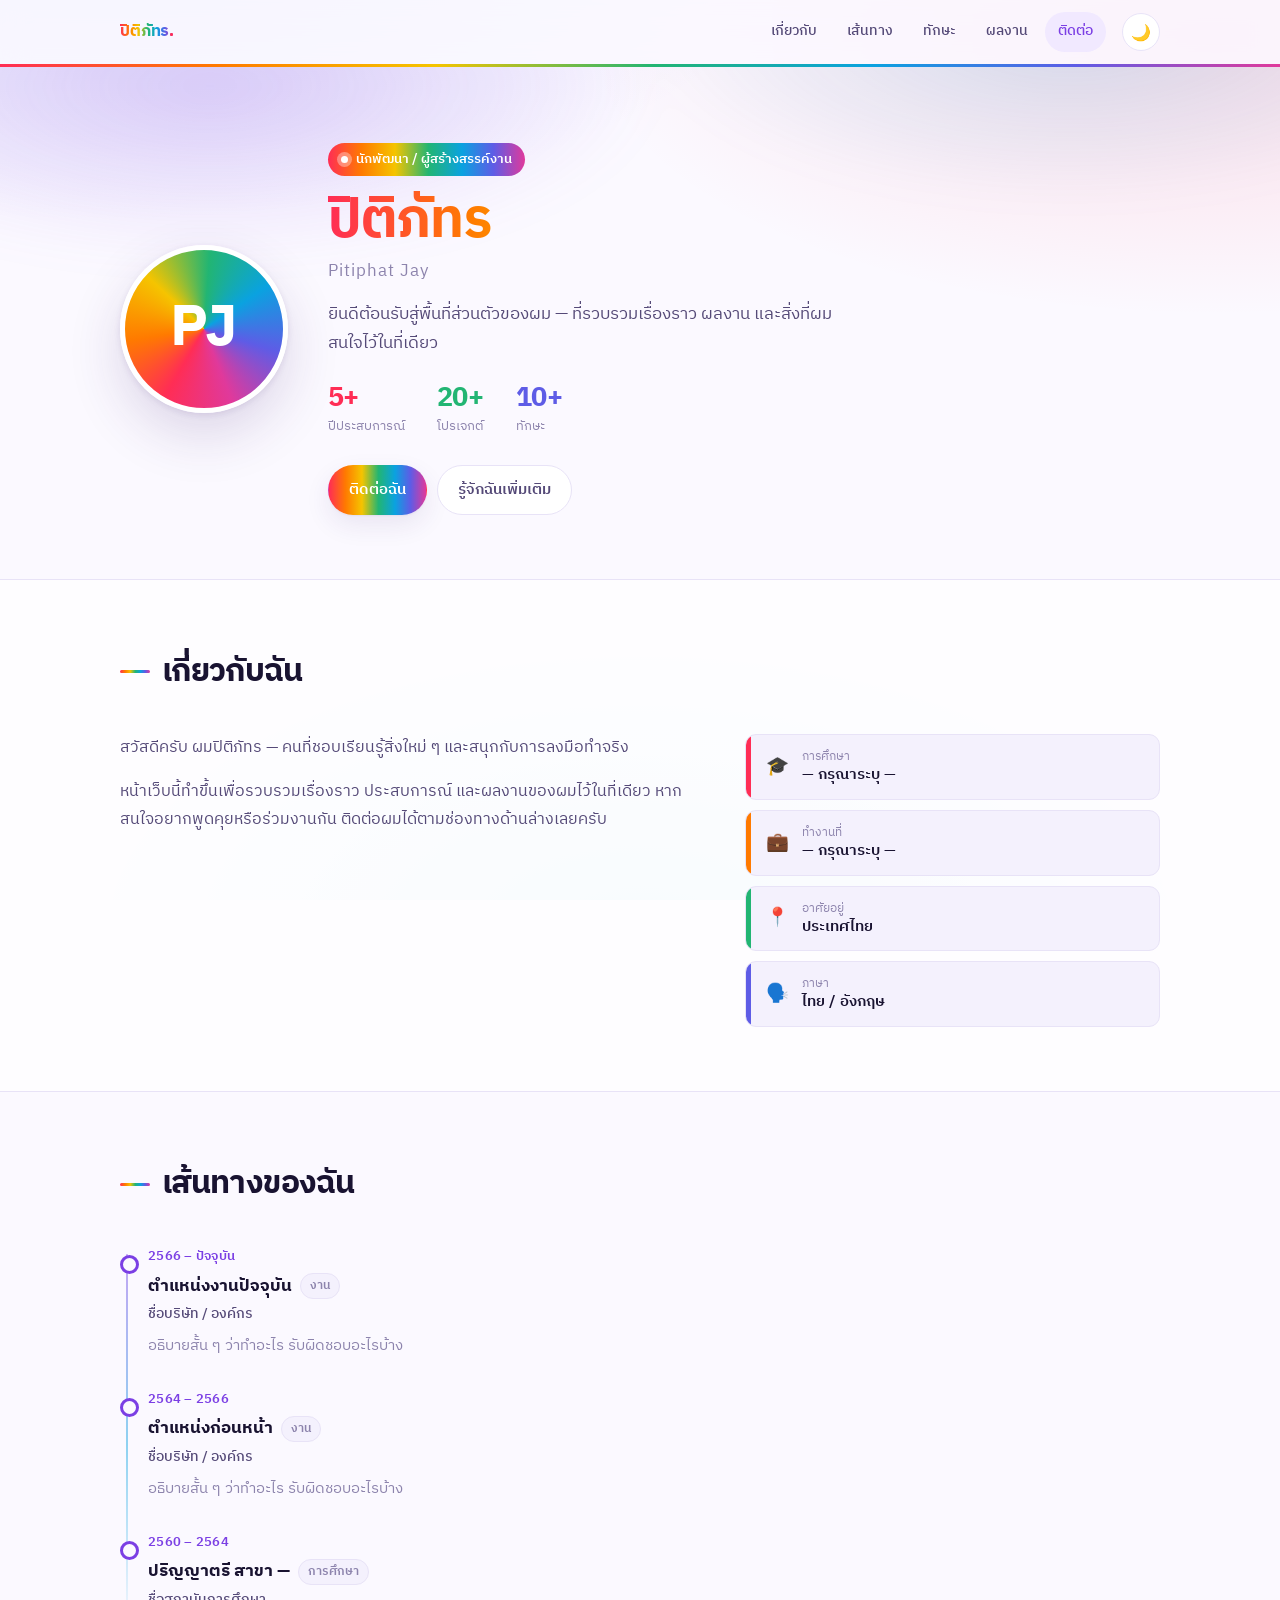
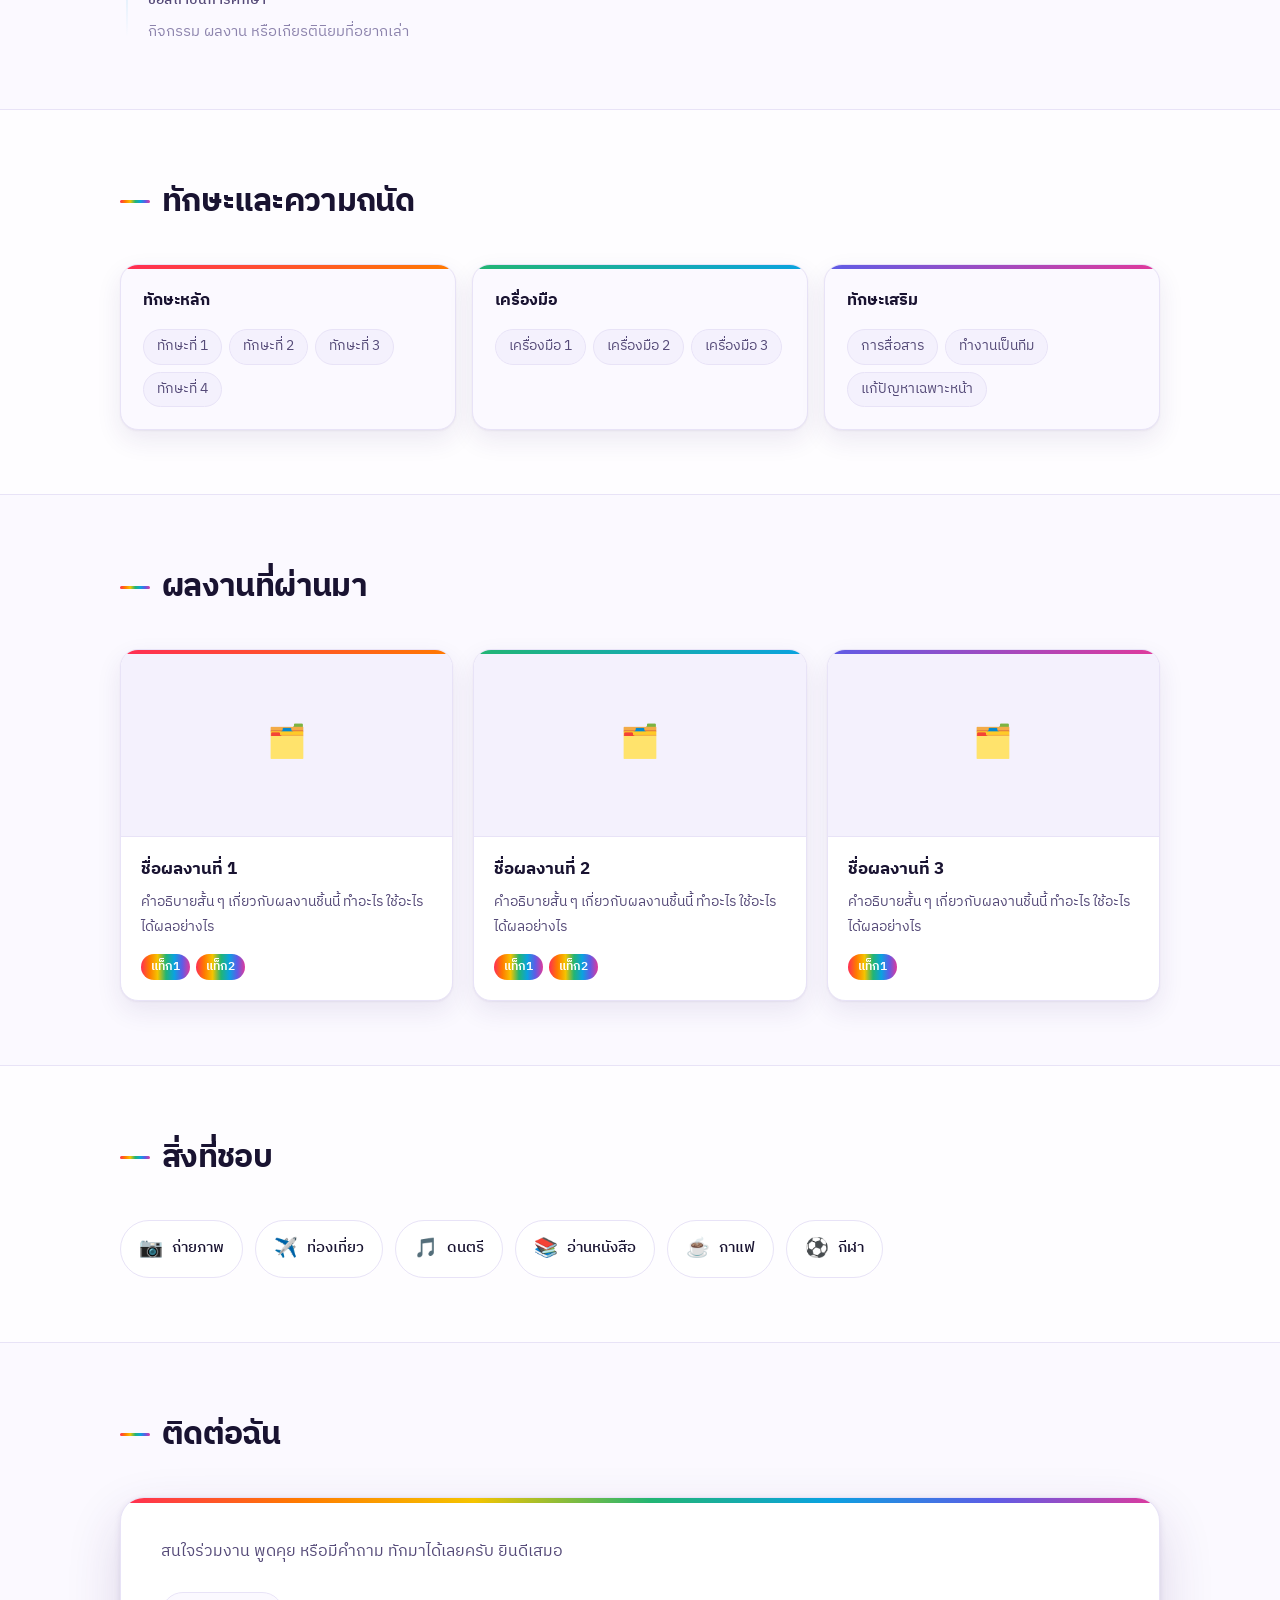
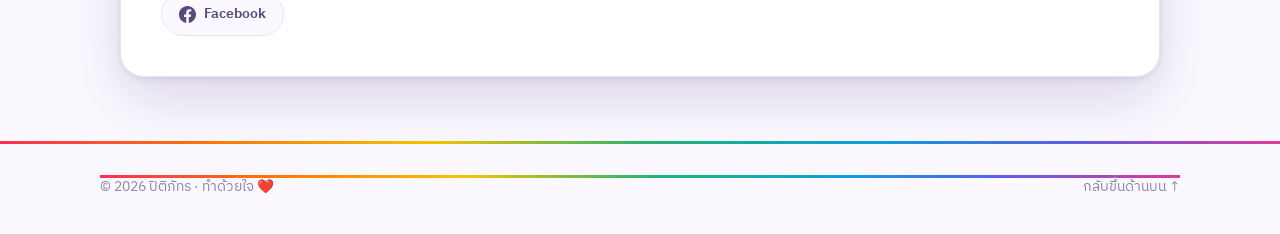
<file: index.html>
<!DOCTYPE html>
<html lang="th" data-theme="light">
<head>
<meta charset="utf-8">
<meta name="viewport" content="width=device-width, initial-scale=1">
<title>เว็บส่วนตัว</title>
<meta name="description" content="เว็บไซต์ส่วนตัว — เรื่องราว ประสบการณ์ และผลงาน">
<link rel="icon" href="data:image/svg+xml,<svg xmlns='http://www.w3.org/2000/svg' viewBox='0 0 100 100'><text y='.9em' font-size='90'>👤</text></svg>">
<link rel="preconnect" href="https://fonts.googleapis.com">
<link rel="preconnect" href="https://fonts.gstatic.com" crossorigin>
<link href="https://fonts.googleapis.com/css2?family=IBM+Plex+Sans+Thai:wght@400;500;600;700&display=swap" rel="stylesheet">
<link rel="stylesheet" href="assets/css/style.css">
</head>
<body>

<header class="nav" id="nav">
  <div class="wrap nav__inner">
    <a class="nav__brand" id="brand" href="#top">—</a>
    <button class="icon-btn nav__toggle" id="menuBtn" aria-label="เมนู">☰</button>
    <nav class="nav__links" id="navLinks">
      <a href="#about">เกี่ยวกับ</a>
      <a href="#journey">เส้นทาง</a>
      <a href="#skills">ทักษะ</a>
      <a href="#works">ผลงาน</a>
      <a href="#contact">ติดต่อ</a>
    </nav>
    <button class="icon-btn nav__theme" id="themeBtn" aria-label="สลับโหมดสว่าง/มืด">🌙</button>
  </div>
</header>

<main id="top">

  <section class="hero">
    <div class="hero__bg" id="heroBg"></div>
    <div class="wrap hero__inner">
      <div class="avatar" id="avatar"></div>
      <div id="heroText"></div>
    </div>
  </section>

  <section class="section section--alt" id="about">
    <div class="wrap">
      <div class="section__head"><h2 class="section__title" id="aboutTitle"></h2></div>
      <div class="about">
        <div id="aboutText" class="reveal"></div>
        <div class="facts reveal" id="aboutFacts"></div>
      </div>
    </div>
  </section>

  <section class="section" id="journey" data-list="timeline">
    <div class="wrap">
      <div class="section__head"><h2 class="section__title" id="timelineTitle"></h2></div>
      <div class="timeline" id="timeline"></div>
    </div>
  </section>

  <section class="section section--alt" id="skills" data-list="skillsGrid">
    <div class="wrap">
      <div class="section__head"><h2 class="section__title" id="skillsTitle"></h2></div>
      <div class="skill-grid" id="skillsGrid"></div>
    </div>
  </section>

  <section class="section" id="works" data-list="worksGrid">
    <div class="wrap">
      <div class="section__head"><h2 class="section__title" id="worksTitle"></h2></div>
      <div class="work-grid" id="worksGrid"></div>
    </div>
  </section>

  <section class="section section--alt" id="interests" data-list="interestsGrid">
    <div class="wrap">
      <div class="section__head"><h2 class="section__title" id="interestsTitle"></h2></div>
      <div class="interest-grid" id="interestsGrid"></div>
    </div>
  </section>

  <section class="section" id="contact">
    <div class="wrap">
      <div class="section__head"><h2 class="section__title" id="contactTitle"></h2></div>
      <div class="contact-card reveal" id="contactBody"></div>
    </div>
  </section>

</main>

<footer class="footer">
  <div class="wrap footer" style="padding:0;border:0">
    <div id="footerLeft"></div>
    <a class="to-top" href="#top">กลับขึ้นด้านบน ↑</a>
  </div>
</footer>

<script src="assets/js/data.js"></script>
<script src="assets/js/main.js"></script>
</body>
</html>
</file>
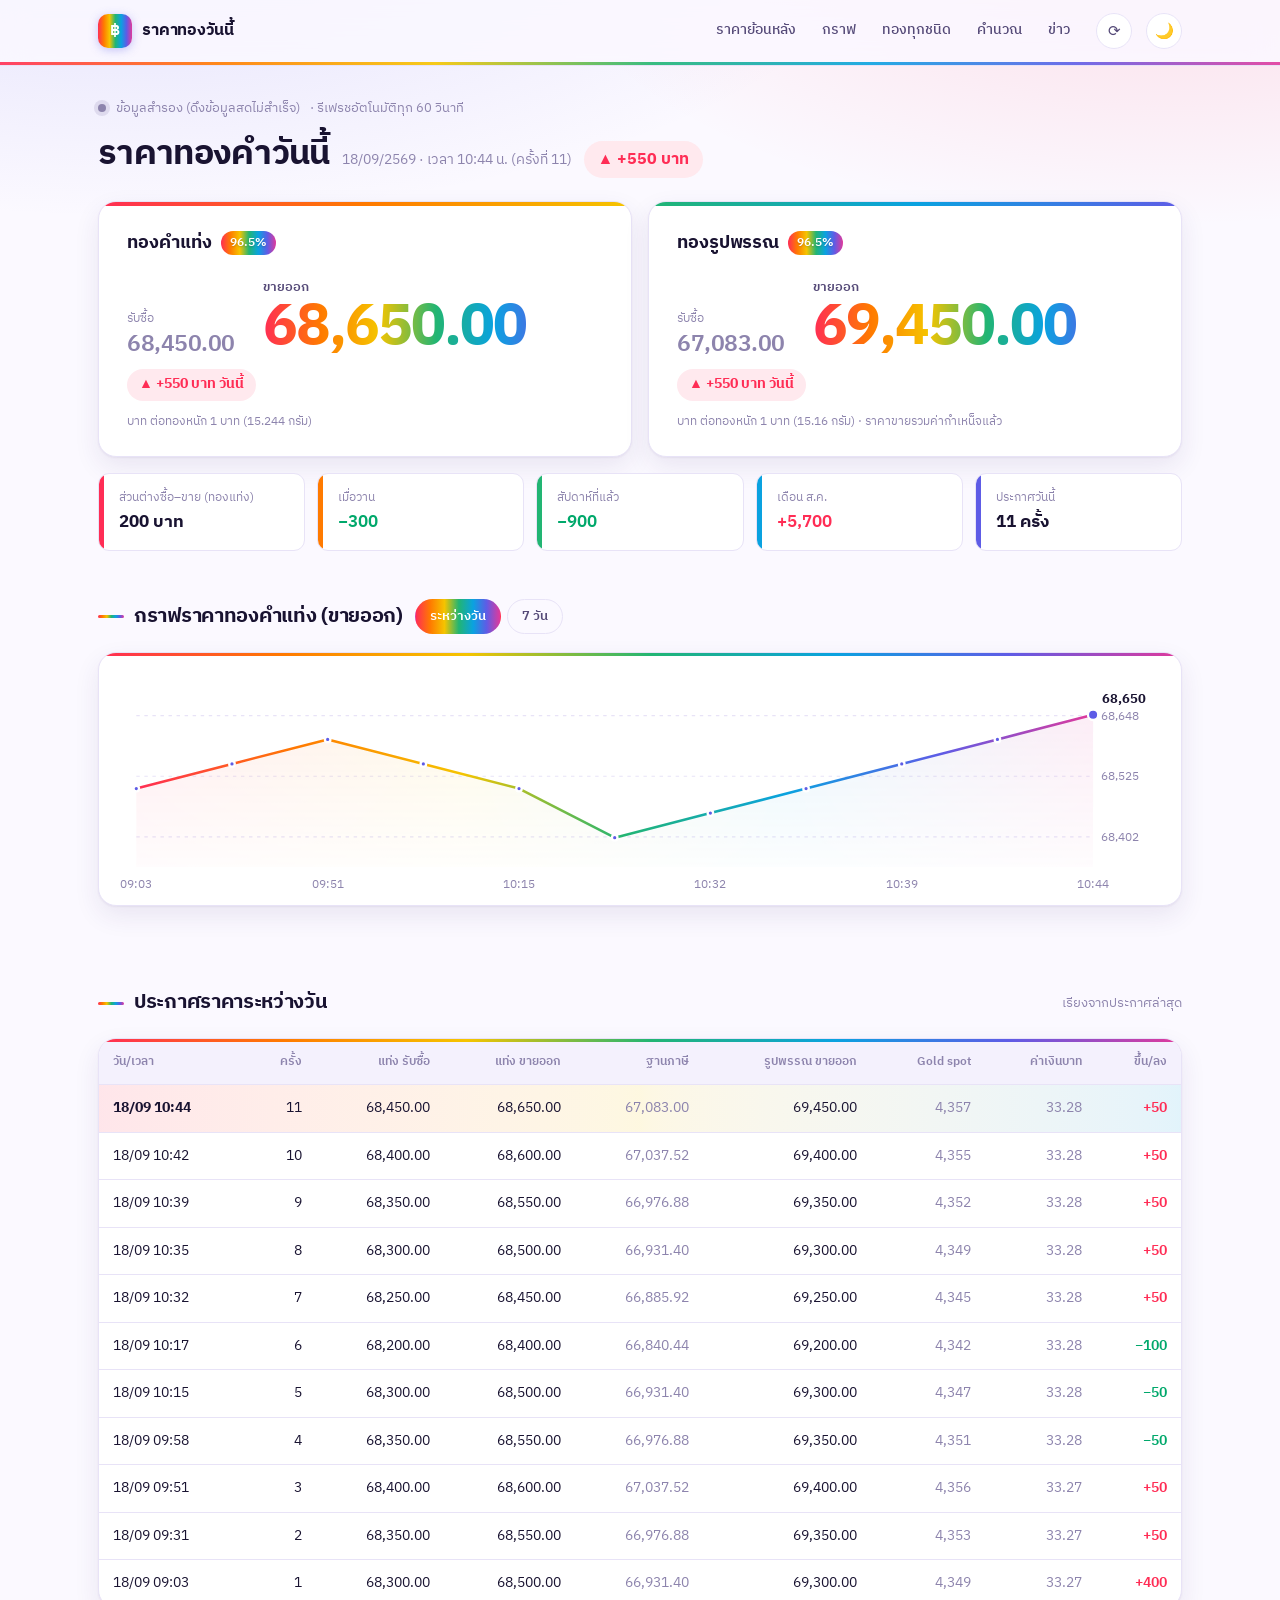
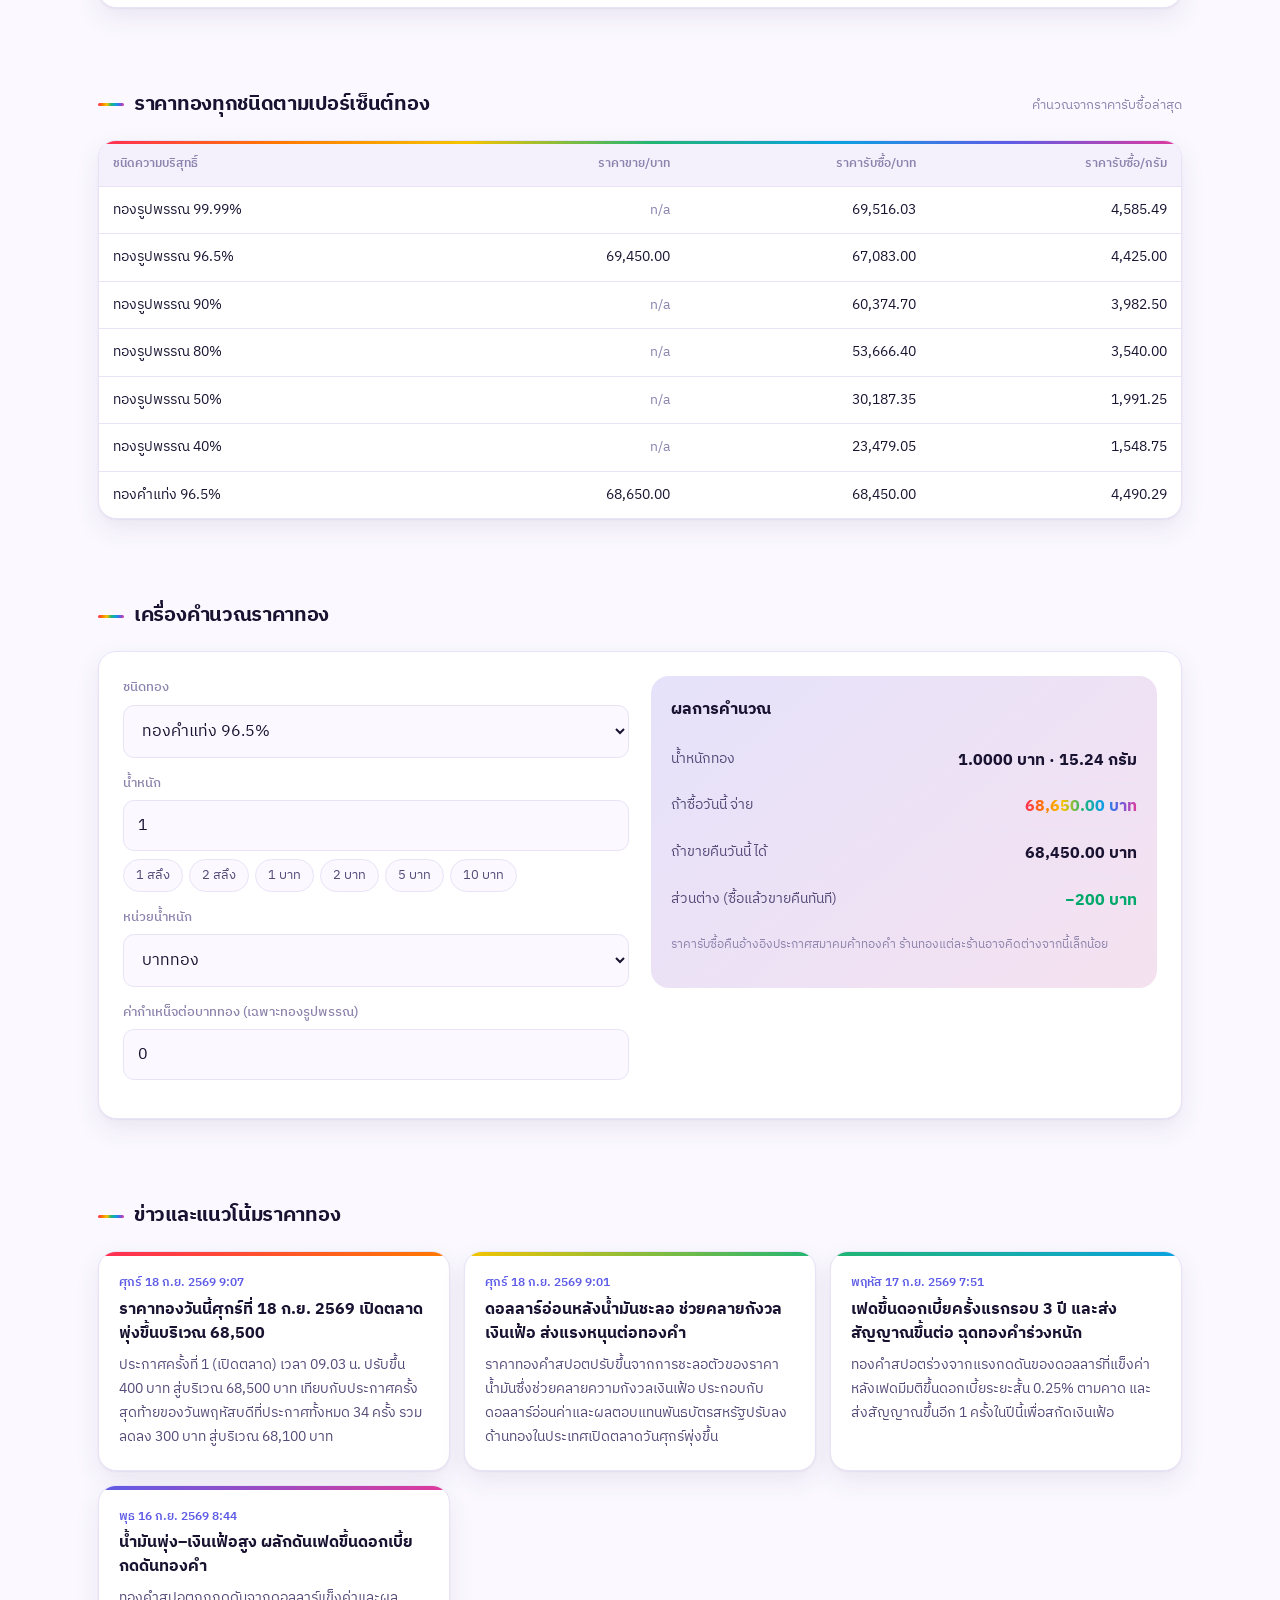
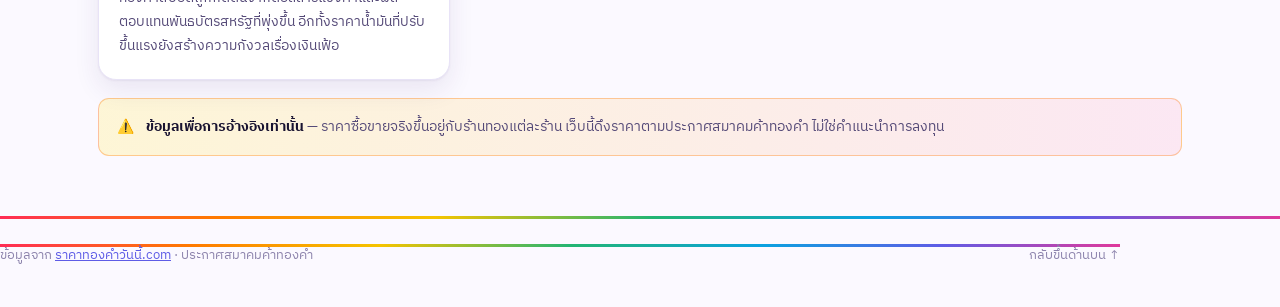
<file: gold/index.html>
<!DOCTYPE html>
<html lang="th" data-theme="light">
<head>
<meta charset="utf-8">
<meta name="viewport" content="width=device-width, initial-scale=1">
<title>ราคาทองวันนี้ · ทองคำแท่ง ทองรูปพรรณ ย้อนหลัง กราฟ</title>
<meta name="description" content="เช็กราคาทองคำวันนี้ ทองคำแท่ง ทองรูปพรรณ ตามประกาศสมาคมค้าทองคำ พร้อมราคาย้อนหลังระหว่างวัน กราฟ และเครื่องคำนวณราคาทอง">
<link rel="icon" href="data:image/svg+xml,<svg xmlns='http://www.w3.org/2000/svg' viewBox='0 0 100 100'><text y='.9em' font-size='90'>🪙</text></svg>">
<link rel="preconnect" href="https://fonts.googleapis.com">
<link rel="preconnect" href="https://fonts.gstatic.com" crossorigin>
<link href="https://fonts.googleapis.com/css2?family=IBM+Plex+Sans+Thai:wght@400;500;600;700&display=swap" rel="stylesheet">
<link rel="stylesheet" href="assets/css/gold.css">
</head>
<body>

<header class="top">
  <div class="wrap top__inner">
    <a class="logo" href="#top"><span class="logo__mark">฿</span> ราคาทองวันนี้</a>
    <nav class="top__nav">
      <a href="#rounds">ราคาย้อนหลัง</a>
      <a href="#chart-sec">กราฟ</a>
      <a href="#purity">ทองทุกชนิด</a>
      <a href="#calc">คำนวณ</a>
      <a href="#news">ข่าว</a>
    </nav>
    <button class="icon-btn" id="refreshBtn" aria-label="รีเฟรชราคา" title="รีเฟรชราคา">⟳</button>
    <button class="icon-btn" id="themeBtn" aria-label="สลับโหมดสว่าง/มืด">🌙</button>
  </div>
</header>

<main id="top">

  <section class="hero">
    <div class="wrap">
      <div class="status" id="status"></div>
      <div class="headline" id="headline"></div>
      <div class="price-grid" id="priceGrid"></div>
      <div class="strip" id="strip"></div>
    </div>
  </section>

  <section class="section" id="chart-sec">
    <div class="wrap">
      <div class="section__head">
        <h2>กราฟราคาทองคำแท่ง (ขายออก)</h2>
        <div class="chart-tabs">
          <button class="chart-tab active" data-tab="today">ระหว่างวัน</button>
          <button class="chart-tab" data-tab="week">7 วัน</button>
        </div>
      </div>
      <div class="card chart-card"><div class="chart-wrap" id="chart"></div></div>
    </div>
  </section>

  <section class="section" id="rounds">
    <div class="wrap">
      <div class="section__head">
        <h2>ประกาศราคาระหว่างวัน</h2>
        <span class="section__note">เรียงจากประกาศล่าสุด</span>
      </div>
      <div class="card table-scroll">
        <table>
          <thead>
            <tr>
              <th>วัน/เวลา</th><th>ครั้ง</th>
              <th>แท่ง รับซื้อ</th><th>แท่ง ขายออก</th>
              <th>ฐานภาษี</th><th>รูปพรรณ ขายออก</th>
              <th>Gold spot</th><th>ค่าเงินบาท</th><th>ขึ้น/ลง</th>
            </tr>
          </thead>
          <tbody id="roundsBody"></tbody>
        </table>
      </div>
    </div>
  </section>

  <section class="section" id="purity">
    <div class="wrap">
      <div class="section__head">
        <h2>ราคาทองทุกชนิดตามเปอร์เซ็นต์ทอง</h2>
        <span class="section__note">คำนวณจากราคารับซื้อล่าสุด</span>
      </div>
      <div class="card table-scroll">
        <table>
          <thead>
            <tr><th>ชนิดความบริสุทธิ์</th><th>ราคาขาย/บาท</th><th>ราคารับซื้อ/บาท</th><th>ราคารับซื้อ/กรัม</th></tr>
          </thead>
          <tbody id="purityBody"></tbody>
        </table>
      </div>
    </div>
  </section>

  <section class="section" id="calc">
    <div class="wrap">
      <div class="section__head"><h2>เครื่องคำนวณราคาทอง</h2></div>
      <div class="card calc">
        <div>
          <div class="field">
            <label for="calcType">ชนิดทอง</label>
            <select id="calcType">
              <option value="bar">ทองคำแท่ง 96.5%</option>
              <option value="orn">ทองรูปพรรณ 96.5%</option>
            </select>
          </div>
          <div class="field">
            <label for="calcWeight">น้ำหนัก</label>
            <input type="number" id="calcWeight" value="1" min="0" step="0.01" inputmode="decimal">
            <div class="quick" id="quickWeights">
              <button data-w="0.25">1 สลึง</button>
              <button data-w="0.5">2 สลึง</button>
              <button data-w="1">1 บาท</button>
              <button data-w="2">2 บาท</button>
              <button data-w="5">5 บาท</button>
              <button data-w="10">10 บาท</button>
            </div>
          </div>
          <div class="field">
            <label for="calcUnit">หน่วยน้ำหนัก</label>
            <select id="calcUnit">
              <option value="baht">บาททอง</option>
              <option value="salueng">สลึง</option>
              <option value="gram">กรัม</option>
            </select>
          </div>
          <div class="field">
            <label for="calcFee">ค่ากำเหน็จต่อบาททอง (เฉพาะทองรูปพรรณ)</label>
            <input type="number" id="calcFee" value="0" min="0" step="100" inputmode="decimal" placeholder="เช่น 500">
          </div>
        </div>
        <div class="result" id="calcResult"></div>
      </div>
    </div>
  </section>

  <section class="section" id="news">
    <div class="wrap">
      <div class="section__head"><h2>ข่าวและแนวโน้มราคาทอง</h2></div>
      <div class="news-grid" id="newsGrid"></div>
      <div class="notice" style="margin-top:18px">
        <span>⚠️</span>
        <div><b>ข้อมูลเพื่อการอ้างอิงเท่านั้น</b> — ราคาซื้อขายจริงขึ้นอยู่กับร้านทองแต่ละร้าน
        เว็บนี้ดึงราคาตามประกาศสมาคมค้าทองคำ ไม่ใช่คำแนะนำการลงทุน</div>
      </div>
    </div>
  </section>

</main>

<footer class="footer">
  <div class="wrap footer" style="padding:0;border:0;margin:0">
    <div>ข้อมูลจาก <a href="https://xn--42cah7d0cxcvbbb9x.com/" target="_blank" rel="noopener noreferrer">ราคาทองคําวันนี้.com</a> · ประกาศสมาคมค้าทองคำ</div>
    <a href="#top" style="color:inherit;text-decoration:none">กลับขึ้นด้านบน ↑</a>
  </div>
</footer>

<script src="assets/js/gold-data.js"></script>
<script src="assets/js/gold.js"></script>
</body>
</html>
</file>
<file: assets/css/style.css>
/* =========================================================
   Personal Site — Stylesheet
   ========================================================= */

:root {
  --bg:        #f7f6f3;
  --bg-soft:   #ffffff;
  --bg-sunken: #eeece7;
  --text:      #1c1b19;
  --text-soft: #5b584f;
  --text-mute: #8a877d;
  --line:      #e0ddd5;
  --accent:    #b45309;
  --accent-2:  #0f766e;
  --accent-soft: #fdf3e7;
  --shadow:    0 1px 2px rgba(28,27,25,.05), 0 8px 24px rgba(28,27,25,.06);
  --shadow-lg: 0 2px 4px rgba(28,27,25,.06), 0 18px 48px rgba(28,27,25,.10);
  --radius:    18px;
  --radius-sm: 11px;
  --maxw:      1080px;
}

:root[data-theme="dark"],
html.dark {
  --bg:        #15140f;
  --bg-soft:   #1e1d18;
  --bg-sunken: #262520;
  --text:      #f2efe8;
  --text-soft: #b9b5aa;
  --text-mute: #8b877c;
  --line:      #35332c;
  --accent:    #f0a23c;
  --accent-2:  #5eead4;
  --accent-soft: #2a2317;
  --shadow:    0 1px 2px rgba(0,0,0,.4), 0 8px 24px rgba(0,0,0,.35);
  --shadow-lg: 0 2px 4px rgba(0,0,0,.45), 0 18px 48px rgba(0,0,0,.5);
}

* { box-sizing: border-box; }

html { scroll-behavior: smooth; scroll-padding-top: 84px; }

body {
  margin: 0;
  background: var(--bg);
  color: var(--text);
  font-family: "IBM Plex Sans Thai", "Noto Sans Thai", -apple-system, BlinkMacSystemFont, "Segoe UI", sans-serif;
  font-size: 16px;
  line-height: 1.75;
  -webkit-font-smoothing: antialiased;
  transition: background .3s ease, color .3s ease;
}

img { max-width: 100%; display: block; }
a { color: inherit; }

.wrap { width: 100%; max-width: var(--maxw); margin: 0 auto; padding: 0 20px; }

/* ---------- Nav ---------- */
.nav {
  position: sticky; top: 0; z-index: 50;
  backdrop-filter: saturate(180%) blur(14px);
  -webkit-backdrop-filter: saturate(180%) blur(14px);
  background: color-mix(in srgb, var(--bg) 82%, transparent);
  border-bottom: 1px solid transparent;
  transition: border-color .25s ease;
}
.nav.scrolled { border-bottom-color: var(--line); }
.nav__inner {
  display: flex; align-items: center; gap: 16px;
  height: 64px;
}
.nav__brand {
  font-weight: 700; letter-spacing: -.01em; text-decoration: none;
  font-size: 1.02rem; white-space: nowrap;
}
.nav__brand span { color: var(--accent); }
.nav__links { display: flex; gap: 4px; margin-left: auto; }
.nav__links a {
  text-decoration: none; color: var(--text-soft);
  padding: 7px 13px; border-radius: 999px; font-size: .9rem; font-weight: 500;
  transition: color .2s, background .2s;
}
.nav__links a:hover { color: var(--text); background: var(--bg-sunken); }
.nav__links a.active { color: var(--accent); background: var(--accent-soft); }

.icon-btn {
  display: grid; place-items: center;
  width: 38px; height: 38px; flex: none;
  border: 1px solid var(--line); border-radius: 50%;
  background: var(--bg-soft); color: var(--text-soft);
  cursor: pointer; font-size: 1rem;
  transition: transform .2s, color .2s, border-color .2s;
}
.icon-btn:hover { color: var(--accent); border-color: var(--accent); transform: rotate(-12deg); }
.nav__toggle { display: none; margin-left: auto; }

/* ---------- Hero ---------- */
.hero { position: relative; padding: 76px 0 64px; overflow: hidden; }
.hero__bg {
  position: absolute; inset: -40% -10% auto -10%; height: 560px; z-index: 0;
  background:
    radial-gradient(42% 46% at 22% 40%, color-mix(in srgb, var(--accent) 20%, transparent), transparent 70%),
    radial-gradient(40% 44% at 78% 30%, color-mix(in srgb, var(--accent-2) 16%, transparent), transparent 70%);
  filter: blur(18px);
  pointer-events: none;
}
.hero__inner {
  position: relative; z-index: 1;
  display: grid; grid-template-columns: auto 1fr; gap: 40px; align-items: center;
}
.avatar {
  width: 168px; height: 168px; border-radius: 50%;
  background: linear-gradient(140deg, var(--accent), var(--accent-2));
  display: grid; place-items: center;
  color: #fff; font-size: 3.6rem; font-weight: 700; letter-spacing: .02em;
  box-shadow: var(--shadow-lg);
  border: 5px solid var(--bg-soft);
  overflow: hidden; flex: none;
}
.avatar img { width: 100%; height: 100%; object-fit: cover; }

.hero__eyebrow {
  display: inline-flex; align-items: center; gap: 8px;
  font-size: .82rem; font-weight: 600; color: var(--accent);
  background: var(--accent-soft); border: 1px solid color-mix(in srgb, var(--accent) 25%, transparent);
  padding: 5px 13px; border-radius: 999px; margin-bottom: 14px;
}
.hero__eyebrow::before {
  content: ""; width: 7px; height: 7px; border-radius: 50%;
  background: var(--accent); box-shadow: 0 0 0 4px color-mix(in srgb, var(--accent) 22%, transparent);
}
.hero h1 {
  margin: 0 0 4px; font-size: clamp(2.2rem, 5.5vw, 3.4rem);
  line-height: 1.15; letter-spacing: -.025em; font-weight: 700;
}
.hero__name-en { color: var(--text-mute); font-size: 1.05rem; letter-spacing: .06em; margin: 0 0 14px; }
.hero__tagline { color: var(--text-soft); font-size: 1.05rem; max-width: 52ch; margin: 0 0 24px; }

.stats { display: flex; gap: 32px; flex-wrap: wrap; margin-bottom: 26px; }
.stat__value { font-size: 1.7rem; font-weight: 700; line-height: 1.2; letter-spacing: -.02em; }
.stat__label { font-size: .84rem; color: var(--text-mute); }

.btn-row { display: flex; gap: 10px; flex-wrap: wrap; }
.btn {
  display: inline-flex; align-items: center; gap: 8px;
  padding: 11px 20px; border-radius: 999px; text-decoration: none;
  font-weight: 600; font-size: .93rem; border: 1px solid transparent;
  transition: transform .18s ease, box-shadow .18s ease, background .18s;
}
.btn:hover { transform: translateY(-2px); }
.btn--primary { background: var(--text); color: var(--bg); box-shadow: var(--shadow); }
.btn--primary:hover { box-shadow: var(--shadow-lg); }
.btn--ghost { border-color: var(--line); color: var(--text-soft); background: var(--bg-soft); }
.btn--ghost:hover { border-color: var(--accent); color: var(--accent); }

/* ---------- Sections ---------- */
.section { padding: 64px 0; }
.section--alt { background: var(--bg-soft); border-block: 1px solid var(--line); }
.section__head { margin-bottom: 34px; }
.section__title {
  font-size: clamp(1.5rem, 3.4vw, 2rem); margin: 0; letter-spacing: -.02em; font-weight: 700;
  display: inline-flex; align-items: center; gap: 12px;
}
.section__title::before {
  content: ""; width: 26px; height: 3px; border-radius: 2px;
  background: linear-gradient(90deg, var(--accent), var(--accent-2));
}

/* ---------- About ---------- */
.about { display: grid; grid-template-columns: 1.4fr 1fr; gap: 44px; align-items: start; }
.about p { color: var(--text-soft); margin: 0 0 16px; }
.facts { display: grid; gap: 10px; }
.fact {
  display: flex; align-items: center; gap: 13px;
  padding: 13px 16px; border-radius: var(--radius-sm);
  background: var(--bg-sunken); border: 1px solid var(--line);
}
.fact__icon { font-size: 1.15rem; flex: none; }
.fact__label { font-size: .76rem; color: var(--text-mute); line-height: 1.4; }
.fact__value { font-weight: 600; font-size: .93rem; line-height: 1.4; }

/* ---------- Timeline ---------- */
.timeline { position: relative; padding-left: 28px; }
.timeline::before {
  content: ""; position: absolute; left: 6px; top: 8px; bottom: 8px; width: 2px;
  background: linear-gradient(var(--accent), var(--accent-2), transparent);
  opacity: .45; border-radius: 2px;
}
.tl-item { position: relative; padding-bottom: 30px; }
.tl-item:last-child { padding-bottom: 0; }
.tl-item::before {
  content: ""; position: absolute; left: -28px; top: 9px;
  width: 13px; height: 13px; border-radius: 50%;
  background: var(--bg); border: 3px solid var(--accent);
}
.tl-period { font-size: .8rem; color: var(--accent); font-weight: 600; letter-spacing: .02em; }
.tl-title { font-size: 1.08rem; font-weight: 700; margin: 2px 0 1px; }
.tl-org { font-size: .9rem; color: var(--text-soft); font-weight: 500; }
.tl-desc { font-size: .93rem; color: var(--text-mute); margin-top: 6px; }
.tag {
  display: inline-block; font-size: .72rem; font-weight: 600;
  padding: 2px 9px; border-radius: 999px; margin-left: 8px;
  background: var(--bg-sunken); color: var(--text-mute); border: 1px solid var(--line);
  vertical-align: middle;
}

/* ---------- Skills ---------- */
.skill-grid { display: grid; grid-template-columns: repeat(auto-fit, minmax(250px, 1fr)); gap: 16px; }
.skill-card {
  padding: 22px; border-radius: var(--radius);
  background: var(--bg-soft); border: 1px solid var(--line); box-shadow: var(--shadow);
}
.section--alt .skill-card { background: var(--bg); }
.skill-card h3 { margin: 0 0 14px; font-size: 1rem; letter-spacing: -.01em; }
.chips { display: flex; flex-wrap: wrap; gap: 7px; }
.chip {
  font-size: .85rem; padding: 5px 13px; border-radius: 999px;
  background: var(--bg-sunken); border: 1px solid var(--line); color: var(--text-soft);
  transition: color .2s, border-color .2s, transform .2s;
}
.chip:hover { color: var(--accent); border-color: var(--accent); transform: translateY(-2px); }

/* ---------- Works ---------- */
.work-grid { display: grid; grid-template-columns: repeat(auto-fit, minmax(280px, 1fr)); gap: 20px; }
.work {
  display: flex; flex-direction: column;
  border-radius: var(--radius); overflow: hidden; text-decoration: none;
  background: var(--bg-soft); border: 1px solid var(--line); box-shadow: var(--shadow);
  transition: transform .22s ease, box-shadow .22s ease, border-color .22s;
}
.work:hover { transform: translateY(-5px); box-shadow: var(--shadow-lg); border-color: color-mix(in srgb, var(--accent) 40%, var(--line)); }
.work__thumb {
  aspect-ratio: 16/9; background: var(--bg-sunken);
  display: grid; place-items: center; font-size: 2rem; color: var(--text-mute);
  border-bottom: 1px solid var(--line);
  background-size: cover; background-position: center;
}
.work__body { padding: 18px 20px 20px; }
.work__title { font-size: 1.05rem; font-weight: 700; margin: 0 0 6px; }
.work__desc { font-size: .9rem; color: var(--text-soft); margin: 0 0 13px; }
.work__tags { display: flex; flex-wrap: wrap; gap: 6px; }
.work__tags span {
  font-size: .73rem; padding: 3px 10px; border-radius: 999px;
  background: var(--accent-soft); color: var(--accent); font-weight: 600;
}

/* ---------- Interests ---------- */
.interest-grid { display: flex; flex-wrap: wrap; gap: 12px; }
.interest {
  display: flex; align-items: center; gap: 9px;
  padding: 11px 18px; border-radius: 999px;
  background: var(--bg-soft); border: 1px solid var(--line);
  font-size: .92rem; font-weight: 500;
  transition: transform .2s, border-color .2s;
}
.interest:hover { transform: translateY(-3px); border-color: var(--accent); }
.interest span:first-child { font-size: 1.2rem; }

/* ---------- Contact ---------- */
.contact-card {
  border-radius: calc(var(--radius) + 6px); padding: 40px;
  background: var(--bg-soft); border: 1px solid var(--line); box-shadow: var(--shadow-lg);
  position: relative; overflow: hidden;
}
.contact-card::before {
  content: ""; position: absolute; inset: 0 0 auto 0; height: 4px;
  background: linear-gradient(90deg, var(--accent), var(--accent-2));
}
.contact-card p { color: var(--text-soft); max-width: 50ch; margin: 0 0 26px; }
.contact-lines { display: grid; gap: 10px; margin-bottom: 26px; }
.contact-line {
  display: flex; align-items: center; gap: 12px;
  font-size: .96rem; text-decoration: none; color: var(--text);
  width: fit-content;
}
.contact-line b { font-weight: 600; }
.contact-line:hover b { color: var(--accent); }
.contact-line i {
  display: grid; place-items: center; width: 34px; height: 34px; flex: none;
  border-radius: 10px; background: var(--accent-soft); font-style: normal;
}
.socials { display: flex; flex-wrap: wrap; gap: 10px; }
.social {
  display: inline-flex; align-items: center; gap: 8px;
  padding: 9px 17px; border-radius: 999px; text-decoration: none;
  border: 1px solid var(--line); background: var(--bg);
  font-size: .89rem; font-weight: 600; color: var(--text-soft);
  transition: transform .2s, color .2s, border-color .2s, background .2s;
}
.social:hover { transform: translateY(-3px); color: var(--accent); border-color: var(--accent); }
.social svg { width: 17px; height: 17px; fill: currentColor; }

/* ---------- Footer ---------- */
.footer {
  padding: 34px 0; border-top: 1px solid var(--line);
  color: var(--text-mute); font-size: .86rem;
  display: flex; gap: 12px; justify-content: space-between; flex-wrap: wrap;
}
.to-top { text-decoration: none; color: var(--text-mute); }
.to-top:hover { color: var(--accent); }

/* ---------- Reveal animation ---------- */
.reveal { opacity: 0; transform: translateY(18px); transition: opacity .6s ease, transform .6s ease; }
.reveal.in { opacity: 1; transform: none; }

@media (prefers-reduced-motion: reduce) {
  * { animation: none !important; transition: none !important; }
  .reveal { opacity: 1; transform: none; }
  html { scroll-behavior: auto; }
}

/* ---------- Responsive ---------- */
@media (max-width: 860px) {
  .about { grid-template-columns: 1fr; gap: 28px; }
  .hero__inner { grid-template-columns: 1fr; gap: 26px; text-align: left; }
  .avatar { width: 120px; height: 120px; font-size: 2.6rem; }
}

@media (max-width: 680px) {
  .nav__links {
    position: fixed; inset: 64px 0 auto 0;
    flex-direction: column; gap: 0; padding: 10px 16px 18px;
    background: var(--bg-soft); border-bottom: 1px solid var(--line);
    box-shadow: var(--shadow);
    display: none;
  }
  .nav__links.open { display: flex; }
  .nav__links a { padding: 12px 14px; border-radius: 10px; }
  .nav__toggle { display: grid; }
  .nav__theme { margin-left: 0; }
  .section { padding: 48px 0; }
  .contact-card { padding: 26px 22px; }
  .stats { gap: 22px; }
}

/* =========================================================
   🌈 ธีมสายรุ้ง (Rainbow) — เขียนทับสีเดิม
   ========================================================= */

:root {
  --c1: #ff2d55; --c2: #ff7a00; --c3: #f5c400; --c4: #22b573;
  --c5: #0aa2e0; --c6: #5e5ce6; --c7: #e0399b;
  --rainbow: linear-gradient(90deg,
    var(--c1) 0%, var(--c2) 17%, var(--c3) 34%, var(--c4) 51%,
    var(--c5) 68%, var(--c6) 84%, var(--c7) 100%);

  --bg:        #fbf9ff;
  --bg-soft:   #ffffff;
  --bg-sunken: #f4f1fd;
  --text:      #191331;
  --text-soft: #554a78;
  --text-mute: #8d84ad;
  --line:      #e8e3f7;

  --accent:      #7b3fe4;
  --accent-2:    #0aa2e0;
  --accent-soft: #f1e9ff;

  --shadow:    0 1px 2px rgba(60,30,110,.06), 0 10px 26px rgba(60,30,110,.09);
  --shadow-lg: 0 2px 6px rgba(60,30,110,.10), 0 22px 54px rgba(60,30,110,.16);
}

:root[data-theme="dark"] {
  --c1: #ff5c7a; --c2: #ffa03d; --c3: #ffd93d; --c4: #3ee08f;
  --c5: #3ec9ff; --c6: #9b8bff; --c7: #ff6fc8;

  --bg:        #0f0a1e;
  --bg-soft:   #181030;
  --bg-sunken: #211741;
  --text:      #f4f0ff;
  --text-soft: #c3b8e6;
  --text-mute: #8e83b5;
  --line:      #2e2350;

  --accent:      #c08cff;
  --accent-2:    #3ec9ff;
  --accent-soft: #2a1b4d;

  --shadow:    0 1px 2px rgba(0,0,0,.5), 0 10px 28px rgba(0,0,0,.45);
  --shadow-lg: 0 2px 6px rgba(0,0,0,.55), 0 22px 54px rgba(0,0,0,.6);
}

body {
  background:
    radial-gradient(1000px 420px at 8% -8%,  color-mix(in srgb, var(--c6) 16%, transparent), transparent 70%),
    radial-gradient(900px 400px at 95% 4%,   color-mix(in srgb, var(--c1) 14%, transparent), transparent 70%),
    radial-gradient(800px 420px at 50% 104%, color-mix(in srgb, var(--c5) 12%, transparent), transparent 70%),
    var(--bg);
  background-attachment: fixed;
}
.section--alt { background: color-mix(in srgb, var(--bg-soft) 78%, transparent); }

/* --- แถบ/เส้นสายรุ้ง --- */
.nav::after { content: ""; display: block; height: 3px; background: var(--rainbow); }
.nav { border-bottom: 0 !important; }
.section__title::before { background: var(--rainbow); width: 30px; }
.contact-card::before { height: 5px; background: var(--rainbow); }

/* --- ชื่อหัวเว็บไล่สีสายรุ้ง --- */
.hero h1, .nav__brand {
  background: var(--rainbow);
  -webkit-background-clip: text; background-clip: text;
  -webkit-text-fill-color: transparent; color: transparent;
}
.nav__brand span { -webkit-text-fill-color: var(--c1); }

.avatar { background: conic-gradient(from 210deg, var(--c1), var(--c2), var(--c3), var(--c4), var(--c5), var(--c6), var(--c7), var(--c1)); }
.hero__eyebrow { background: var(--rainbow); color: #fff; border: 0; }
.hero__eyebrow::before { background: #fff; box-shadow: 0 0 0 4px rgba(255,255,255,.35); }

/* --- ตัวเลขสถิติ: สีต่างกันทีละอัน --- */
.stat:nth-child(1) .stat__value { color: var(--c1); }
.stat:nth-child(2) .stat__value { color: var(--c4); }
.stat:nth-child(3) .stat__value { color: var(--c6); }

.btn--primary { background: var(--rainbow); color: #fff; }

/* --- กล่องข้อมูล / ทักษะ / ผลงาน: ขีดสีวนไปเรื่อย ๆ --- */
.fact { position: relative; overflow: hidden; padding-left: 20px; }
.fact::before { content: ""; position: absolute; left: 0; top: 0; bottom: 0; width: 5px; }
.fact:nth-child(4n+1)::before { background: var(--c1); }
.fact:nth-child(4n+2)::before { background: var(--c2); }
.fact:nth-child(4n+3)::before { background: var(--c4); }
.fact:nth-child(4n+4)::before { background: var(--c6); }

.skill-card, .work { position: relative; overflow: hidden; }
.skill-card::before, .work::before {
  content: ""; position: absolute; inset: 0 0 auto 0; height: 4px; z-index: 1;
}
.skill-card:nth-child(3n+1)::before, .work:nth-child(3n+1)::before { background: linear-gradient(90deg, var(--c1), var(--c2)); }
.skill-card:nth-child(3n+2)::before, .work:nth-child(3n+2)::before { background: linear-gradient(90deg, var(--c4), var(--c5)); }
.skill-card:nth-child(3n+3)::before, .work:nth-child(3n+3)::before { background: linear-gradient(90deg, var(--c6), var(--c7)); }

.chip:nth-child(7n+1):hover { border-color: var(--c1); color: var(--c1); }
.chip:nth-child(7n+2):hover { border-color: var(--c2); color: var(--c2); }
.chip:nth-child(7n+3):hover { border-color: var(--c3); color: var(--c3); }
.chip:nth-child(7n+4):hover { border-color: var(--c4); color: var(--c4); }
.chip:nth-child(7n+5):hover { border-color: var(--c5); color: var(--c5); }
.chip:nth-child(7n+6):hover { border-color: var(--c6); color: var(--c6); }
.chip:nth-child(7n+7):hover { border-color: var(--c7); color: var(--c7); }

.work__tags span { background: var(--rainbow); color: #fff; }

.interest:nth-child(6n+1):hover { border-color: var(--c1); }
.interest:nth-child(6n+2):hover { border-color: var(--c2); }
.interest:nth-child(6n+3):hover { border-color: var(--c3); }
.interest:nth-child(6n+4):hover { border-color: var(--c4); }
.interest:nth-child(6n+5):hover { border-color: var(--c5); }
.interest:nth-child(6n+6):hover { border-color: var(--c6); }

.contact-line i { background: var(--rainbow); }
.social:nth-child(5n+1):hover { border-color: var(--c1); color: var(--c1); }
.social:nth-child(5n+2):hover { border-color: var(--c2); color: var(--c2); }
.social:nth-child(5n+3):hover { border-color: var(--c4); color: var(--c4); }
.social:nth-child(5n+4):hover { border-color: var(--c5); color: var(--c5); }
.social:nth-child(5n+5):hover { border-color: var(--c6); color: var(--c6); }

.footer { border-top: 0; background-image: var(--rainbow); background-size: 100% 3px; background-repeat: no-repeat; }
</file>
<file: gold/assets/css/gold.css>
/* =========================================================
   ราคาทองวันนี้ — Stylesheet
   ========================================================= */

:root {
  --bg:        #faf7f0;
  --bg-soft:   #ffffff;
  --bg-sunken: #f2ede1;
  --text:      #1a1712;
  --text-soft: #5c5447;
  --text-mute: #8d8475;
  --line:      #e6ddc9;
  --gold:      #b8860b;
  --gold-soft: #fdf4dd;
  --up:        #c0392b;   /* ไทย: ขึ้น = แดง */
  --up-soft:   #fdecea;
  --down:      #1e8449;   /* ลง = เขียว */
  --down-soft: #e7f6ed;
  --flat:      #8d8475;
  --shadow:    0 1px 2px rgba(26,23,18,.05), 0 8px 24px rgba(26,23,18,.07);
  --shadow-lg: 0 2px 6px rgba(26,23,18,.07), 0 20px 50px rgba(26,23,18,.12);
  --radius:    18px;
  --radius-sm: 11px;
  --maxw:      1120px;
}

:root[data-theme="dark"] {
  --bg:        #14120d;
  --bg-soft:   #1e1b14;
  --bg-sunken: #27231a;
  --text:      #f5f0e4;
  --text-soft: #bdb5a3;
  --text-mute: #8d8475;
  --line:      #37312440;
  --line:      #373124;
  --gold:      #f0b641;
  --gold-soft: #2c2413;
  --up:        #ff6b5b;
  --up-soft:   #35211e;
  --down:      #4ade80;
  --down-soft: #16291d;
  --shadow:    0 1px 2px rgba(0,0,0,.45), 0 8px 24px rgba(0,0,0,.4);
  --shadow-lg: 0 2px 6px rgba(0,0,0,.5), 0 20px 50px rgba(0,0,0,.55);
}

* { box-sizing: border-box; }
html { scroll-behavior: smooth; scroll-padding-top: 80px; }

body {
  margin: 0;
  background: var(--bg);
  color: var(--text);
  font-family: "IBM Plex Sans Thai", "Noto Sans Thai", -apple-system, BlinkMacSystemFont, "Segoe UI", sans-serif;
  font-size: 16px; line-height: 1.7;
  -webkit-font-smoothing: antialiased;
  transition: background .3s, color .3s;
}

.num { font-variant-numeric: tabular-nums; font-feature-settings: "tnum" 1; }

.wrap { width: 100%; max-width: var(--maxw); margin: 0 auto; padding: 0 18px; }

/* ---------- Header ---------- */
.top {
  position: sticky; top: 0; z-index: 40;
  background: color-mix(in srgb, var(--bg) 86%, transparent);
  backdrop-filter: saturate(180%) blur(14px);
  -webkit-backdrop-filter: saturate(180%) blur(14px);
  border-bottom: 1px solid var(--line);
}
.top__inner { display: flex; align-items: center; gap: 14px; height: 62px; }
.logo { display: flex; align-items: center; gap: 10px; font-weight: 700; letter-spacing: -.01em; text-decoration: none; color: inherit; }
.logo__mark {
  width: 34px; height: 34px; border-radius: 10px; flex: none;
  background: linear-gradient(140deg, #f7d774, var(--gold));
  display: grid; place-items: center; color: #3a2c05; font-size: .95rem; font-weight: 800;
  box-shadow: inset 0 1px 0 rgba(255,255,255,.6);
}
.top__nav { display: flex; gap: 2px; margin-left: auto; }
.top__nav a {
  text-decoration: none; color: var(--text-soft); font-size: .88rem; font-weight: 500;
  padding: 6px 12px; border-radius: 999px; white-space: nowrap;
}
.top__nav a:hover { color: var(--text); background: var(--bg-sunken); }
.icon-btn {
  display: grid; place-items: center; width: 36px; height: 36px; flex: none;
  border: 1px solid var(--line); border-radius: 50%; background: var(--bg-soft);
  color: var(--text-soft); cursor: pointer; font-size: .95rem;
  transition: color .2s, border-color .2s, transform .2s;
}
.icon-btn:hover { color: var(--gold); border-color: var(--gold); }
.icon-btn:active { transform: scale(.92); }
.icon-btn.spin { animation: spin .8s linear infinite; }
@keyframes spin { to { transform: rotate(360deg); } }

/* ---------- Status bar ---------- */
.status {
  display: flex; align-items: center; gap: 10px; flex-wrap: wrap;
  padding: 10px 0 0; font-size: .84rem; color: var(--text-mute);
}
.dot { width: 8px; height: 8px; border-radius: 50%; background: var(--down); flex: none;
  box-shadow: 0 0 0 4px color-mix(in srgb, var(--down) 22%, transparent); }
.dot.stale { background: var(--text-mute); box-shadow: 0 0 0 4px color-mix(in srgb, var(--text-mute) 20%, transparent); }
.dot.live { animation: pulse 2s ease-in-out infinite; }
@keyframes pulse { 50% { box-shadow: 0 0 0 8px transparent; } }

/* ---------- Hero price cards ---------- */
.hero { padding: 22px 0 8px; }
.headline { display: flex; align-items: baseline; gap: 12px; flex-wrap: wrap; margin: 6px 0 4px; }
.headline h1 { font-size: clamp(1.4rem, 3.6vw, 1.9rem); margin: 0; letter-spacing: -.02em; }
.headline .meta { color: var(--text-mute); font-size: .88rem; }

.price-grid { display: grid; grid-template-columns: repeat(auto-fit, minmax(300px, 1fr)); gap: 16px; margin-top: 18px; }
.pcard {
  position: relative; overflow: hidden;
  border-radius: var(--radius); padding: 22px 24px;
  background: var(--bg-soft); border: 1px solid var(--line); box-shadow: var(--shadow);
}
.pcard::before { content: ""; position: absolute; inset: 0 0 auto 0; height: 3px;
  background: linear-gradient(90deg, #f7d774, var(--gold)); }
.pcard__label { display: flex; align-items: center; gap: 9px; font-weight: 700; font-size: 1.02rem; margin-bottom: 14px; }
.pcard__badge { font-size: .72rem; font-weight: 600; padding: 2px 9px; border-radius: 999px;
  background: var(--gold-soft); color: var(--gold); border: 1px solid color-mix(in srgb, var(--gold) 30%, transparent); }
.pcard__rows { display: grid; grid-template-columns: 1fr 1fr; gap: 6px 18px; }
.prow__k { font-size: .8rem; color: var(--text-mute); }
.prow__v { font-size: clamp(1.45rem, 4vw, 1.85rem); font-weight: 700; letter-spacing: -.02em; line-height: 1.25; }
.prow__v.sell { color: var(--gold); }
.pcard__unit { margin-top: 10px; font-size: .78rem; color: var(--text-mute); }

.chg {
  display: inline-flex; align-items: center; gap: 5px;
  font-weight: 700; font-size: .9rem; padding: 3px 11px; border-radius: 999px;
}
.chg.up   { color: var(--up);   background: var(--up-soft); }
.chg.down { color: var(--down); background: var(--down-soft); }
.chg.flat { color: var(--flat); background: var(--bg-sunken); }

/* ---------- Summary strip ---------- */
.strip { display: grid; grid-template-columns: repeat(auto-fit, minmax(150px, 1fr)); gap: 12px; margin-top: 16px; }
.strip__item {
  padding: 13px 16px; border-radius: var(--radius-sm);
  background: var(--bg-soft); border: 1px solid var(--line);
}
.strip__k { font-size: .78rem; color: var(--text-mute); }
.strip__v { font-weight: 700; font-size: 1.08rem; }

/* ---------- Sections ---------- */
.section { padding: 40px 0; }
.section__head { display: flex; align-items: center; gap: 12px; flex-wrap: wrap; margin-bottom: 18px; }
.section__head h2 { font-size: 1.25rem; margin: 0; letter-spacing: -.015em; display: flex; align-items: center; gap: 10px; }
.section__head h2::before { content: ""; width: 20px; height: 3px; border-radius: 2px;
  background: linear-gradient(90deg, #f7d774, var(--gold)); }
.section__note { font-size: .82rem; color: var(--text-mute); margin-left: auto; }

.card {
  border-radius: var(--radius); background: var(--bg-soft);
  border: 1px solid var(--line); box-shadow: var(--shadow); overflow: hidden;
}

/* ---------- Tables ---------- */
.table-scroll { overflow-x: auto; -webkit-overflow-scrolling: touch; }
table { width: 100%; border-collapse: collapse; font-size: .9rem; min-width: 560px; }
thead th {
  text-align: right; font-size: .78rem; font-weight: 600; color: var(--text-mute);
  padding: 12px 14px; background: var(--bg-sunken); white-space: nowrap;
  border-bottom: 1px solid var(--line); position: sticky; top: 0;
}
thead th:first-child, tbody td:first-child { text-align: left; }
tbody td { padding: 11px 14px; text-align: right; border-bottom: 1px solid var(--line); white-space: nowrap; }
tbody tr:last-child td { border-bottom: 0; }
tbody tr:hover { background: var(--bg-sunken); }
tbody tr.is-latest { background: var(--gold-soft); }
tbody tr.is-latest td:first-child { font-weight: 700; }
.cell-up { color: var(--up); font-weight: 600; }
.cell-down { color: var(--down); font-weight: 600; }
.cell-flat { color: var(--text-mute); }
.muted { color: var(--text-mute); }

/* ---------- Chart ---------- */
.chart-card { padding: 18px 20px 12px; }
.chart-tabs { display: flex; gap: 6px; }
.chart-tab {
  border: 1px solid var(--line); background: var(--bg); color: var(--text-soft);
  padding: 5px 14px; border-radius: 999px; font: inherit; font-size: .84rem; font-weight: 600;
  cursor: pointer; transition: all .2s;
}
.chart-tab:hover { border-color: var(--gold); color: var(--gold); }
.chart-tab.active { background: var(--gold); border-color: var(--gold); color: #fff; }
:root[data-theme="dark"] .chart-tab.active { color: #211a08; }
.chart-wrap { width: 100%; }
svg.chart { width: 100%; height: auto; display: block; overflow: visible; }
.chart .grid { stroke: var(--line); stroke-width: 1; }
.chart .axis { fill: var(--text-mute); font-size: 11px; }
.chart .line { fill: none; stroke: var(--gold); stroke-width: 2.4; stroke-linejoin: round; stroke-linecap: round; }
.chart .area { fill: url(#goldFade); }
.chart .pt { fill: var(--gold); stroke: var(--bg-soft); stroke-width: 2; }
.chart .lastlabel { fill: var(--text); font-size: 12px; font-weight: 700; }

/* ---------- Calculator ---------- */
.calc { display: grid; grid-template-columns: 1fr 1fr; gap: 22px; padding: 24px; }
.field { margin-bottom: 14px; }
.field label { display: block; font-size: .82rem; color: var(--text-mute); margin-bottom: 6px; font-weight: 500; }
.field input, .field select {
  width: 100%; padding: 11px 14px; font: inherit; font-size: 1rem;
  border: 1px solid var(--line); border-radius: var(--radius-sm);
  background: var(--bg); color: var(--text);
}
.field input:focus, .field select:focus { outline: 2px solid color-mix(in srgb, var(--gold) 55%, transparent); outline-offset: 1px; border-color: var(--gold); }
.quick { display: flex; gap: 6px; flex-wrap: wrap; margin-top: 8px; }
.quick button {
  border: 1px solid var(--line); background: var(--bg); color: var(--text-soft);
  padding: 4px 12px; border-radius: 999px; font: inherit; font-size: .82rem; cursor: pointer;
}
.quick button:hover { border-color: var(--gold); color: var(--gold); }

.result { background: var(--bg-sunken); border-radius: var(--radius); padding: 20px; align-self: start; }
.result h3 { margin: 0 0 14px; font-size: 1rem; }
.rrow { display: flex; justify-content: space-between; gap: 14px; padding: 9px 0; border-bottom: 1px dashed var(--line); }
.rrow:last-of-type { border-bottom: 0; }
.rrow span { color: var(--text-soft); font-size: .9rem; }
.rrow b { font-weight: 700; font-size: 1.02rem; }
.rrow b.gold { color: var(--gold); }
.result__note { font-size: .78rem; color: var(--text-mute); margin-top: 12px; line-height: 1.6; }

/* ---------- News ---------- */
.news-grid { display: grid; grid-template-columns: repeat(auto-fit, minmax(280px, 1fr)); gap: 14px; }
.news {
  padding: 20px; border-radius: var(--radius);
  background: var(--bg-soft); border: 1px solid var(--line); box-shadow: var(--shadow);
  transition: transform .2s, box-shadow .2s, border-color .2s;
}
.news:hover { transform: translateY(-3px); box-shadow: var(--shadow-lg); border-color: color-mix(in srgb, var(--gold) 40%, var(--line)); }
.news__date { font-size: .76rem; color: var(--gold); font-weight: 600; }
.news__title { font-size: 1rem; font-weight: 700; margin: 5px 0 8px; line-height: 1.5; }
.news__body { font-size: .88rem; color: var(--text-soft); margin: 0; }

/* ---------- Notes / footer ---------- */
.notice {
  display: flex; gap: 12px; padding: 16px 18px; border-radius: var(--radius-sm);
  background: var(--gold-soft); border: 1px solid color-mix(in srgb, var(--gold) 28%, transparent);
  font-size: .87rem; color: var(--text-soft);
}
.notice b { color: var(--text); }
.footer { padding: 28px 0 40px; border-top: 1px solid var(--line); margin-top: 20px;
  color: var(--text-mute); font-size: .84rem; display: flex; gap: 12px; justify-content: space-between; flex-wrap: wrap; }
.footer a { color: var(--gold); }

/* ---------- Responsive ---------- */
@media (max-width: 820px) {
  .calc { grid-template-columns: 1fr; gap: 16px; padding: 18px; }
  .top__nav { display: none; }
  .section { padding: 30px 0; }
}
@media (prefers-reduced-motion: reduce) {
  *, *::before, *::after { animation: none !important; transition: none !important; }
  html { scroll-behavior: auto; }
}

/* =========================================================
   🌈 ธีมสายรุ้ง (Rainbow) — เขียนทับสีเดิม
   ========================================================= */

:root {
  --c1: #ff2d55;  /* แดง   */
  --c2: #ff7a00;  /* ส้ม   */
  --c3: #f5c400;  /* เหลือง */
  --c4: #22b573;  /* เขียว  */
  --c5: #0aa2e0;  /* ฟ้า   */
  --c6: #5e5ce6;  /* น้ำเงิน-ม่วง */
  --c7: #e0399b;  /* ชมพู  */
  --rainbow: linear-gradient(90deg,
    var(--c1) 0%, var(--c2) 17%, var(--c3) 34%, var(--c4) 51%,
    var(--c5) 68%, var(--c6) 84%, var(--c7) 100%);

  --bg:        #fbf9ff;
  --bg-soft:   #ffffff;
  --bg-sunken: #f4f1fd;
  --text:      #191331;
  --text-soft: #554a78;
  --text-mute: #8d84ad;
  --line:      #e8e3f7;

  --gold:      #7b3fe4;
  --gold-soft: #f1e9ff;

  --up:        #ff2d55;  --up-soft:   #ffe9ee;
  --down:      #00a86b;  --down-soft: #e2f8ef;

  --shadow:    0 1px 2px rgba(60,30,110,.06), 0 10px 26px rgba(60,30,110,.09);
  --shadow-lg: 0 2px 6px rgba(60,30,110,.10), 0 22px 54px rgba(60,30,110,.16);
}

:root[data-theme="dark"] {
  --c1: #ff5c7a; --c2: #ffa03d; --c3: #ffd93d; --c4: #3ee08f;
  --c5: #3ec9ff; --c6: #9b8bff; --c7: #ff6fc8;

  --bg:        #0f0a1e;
  --bg-soft:   #181030;
  --bg-sunken: #211741;
  --text:      #f4f0ff;
  --text-soft: #c3b8e6;
  --text-mute: #8e83b5;
  --line:      #2e2350;

  --gold:      #c08cff;
  --gold-soft: #2a1b4d;

  --up:        #ff5c7a;  --up-soft:   #3a1626;
  --down:      #3ee08f;  --down-soft: #0f3328;

  --shadow:    0 1px 2px rgba(0,0,0,.5), 0 10px 28px rgba(0,0,0,.45);
  --shadow-lg: 0 2px 6px rgba(0,0,0,.55), 0 22px 54px rgba(0,0,0,.6);
}

body {
  background:
    radial-gradient(1100px 440px at 10% -10%, color-mix(in srgb, var(--c6) 16%, transparent), transparent 70%),
    radial-gradient(900px 400px at 92% -6%,  color-mix(in srgb, var(--c1) 14%, transparent), transparent 70%),
    radial-gradient(800px 420px at 50% 108%, color-mix(in srgb, var(--c5) 12%, transparent), transparent 70%),
    var(--bg);
  background-attachment: fixed;
}

/* --- แถบสายรุ้ง --- */
.logo__mark { background: var(--rainbow); color: #fff; box-shadow: 0 2px 10px rgba(94,92,230,.35); }
.section__head h2::before { background: var(--rainbow); width: 26px; }
.pcard::before { height: 4px; background: var(--rainbow); }
.price-grid .pcard:nth-child(1)::before { background: linear-gradient(90deg, var(--c1), var(--c2), var(--c3)); }
.price-grid .pcard:nth-child(2)::before { background: linear-gradient(90deg, var(--c4), var(--c5), var(--c6)); }

.top { border-bottom: 0; box-shadow: 0 1px 0 var(--line); }
.top::after { content: ""; display: block; height: 3px; background: var(--rainbow); opacity: .9; }

/* --- ตัวเลขราคาขาย ไล่สีสายรุ้ง --- */
.prow__v.sell {
  background: var(--rainbow);
  -webkit-background-clip: text; background-clip: text;
  -webkit-text-fill-color: transparent; color: transparent;
}

.pcard__badge {
  background: var(--rainbow); color: #fff; border: 0;
  text-shadow: 0 1px 2px rgba(0,0,0,.2);
}

/* --- แถบสรุป: ขีดสีต่างกันทีละอัน --- */
.strip__item { position: relative; overflow: hidden; padding-left: 20px; }
.strip__item::before { content: ""; position: absolute; left: 0; top: 0; bottom: 0; width: 5px; }
.strip__item:nth-child(1)::before { background: var(--c1); }
.strip__item:nth-child(2)::before { background: var(--c2); }
.strip__item:nth-child(3)::before { background: var(--c4); }
.strip__item:nth-child(4)::before { background: var(--c5); }
.strip__item:nth-child(5)::before { background: var(--c6); }

/* --- การ์ด/ตาราง --- */
.card { position: relative; }
.card.table-scroll::before,
.card.chart-card::before {
  content: ""; position: absolute; inset: 0 0 auto 0; height: 3px;
  background: var(--rainbow); z-index: 2;
}
tbody tr.is-latest {
  background: linear-gradient(90deg,
    color-mix(in srgb, var(--c1) 12%, transparent),
    color-mix(in srgb, var(--c3) 12%, transparent),
    color-mix(in srgb, var(--c5) 12%, transparent));
}

/* --- ปุ่มแท็บกราฟ --- */
.chart-tab.active { background: var(--rainbow); border-color: transparent; color: #fff; }
:root[data-theme="dark"] .chart-tab.active { color: #fff; }
.chart .line { stroke: url(#rainbowStroke); stroke-width: 3; }
.chart .area { fill: url(#rainbowH); opacity: .3; }
.chart .pt   { fill: var(--c6); }

/* --- ข่าว: หัวการ์ดไล่สีวน --- */
.news { position: relative; overflow: hidden; }
.news::before { content: ""; position: absolute; inset: 0 0 auto 0; height: 4px; }
.news:nth-child(4n+1)::before { background: linear-gradient(90deg, var(--c1), var(--c2)); }
.news:nth-child(4n+2)::before { background: linear-gradient(90deg, var(--c3), var(--c4)); }
.news:nth-child(4n+3)::before { background: linear-gradient(90deg, var(--c4), var(--c5)); }
.news:nth-child(4n+4)::before { background: linear-gradient(90deg, var(--c6), var(--c7)); }
.news__date { color: var(--c6); }

/* --- ปุ่มน้ำหนักด่วน --- */
.quick button:nth-child(6n+1):hover { border-color: var(--c1); color: var(--c1); }
.quick button:nth-child(6n+2):hover { border-color: var(--c2); color: var(--c2); }
.quick button:nth-child(6n+3):hover { border-color: var(--c4); color: var(--c4); }
.quick button:nth-child(6n+4):hover { border-color: var(--c5); color: var(--c5); }
.quick button:nth-child(6n+5):hover { border-color: var(--c6); color: var(--c6); }
.quick button:nth-child(6n+6):hover { border-color: var(--c7); color: var(--c7); }

.result { background: linear-gradient(140deg,
  color-mix(in srgb, var(--c6) 10%, var(--bg-sunken)),
  color-mix(in srgb, var(--c1) 8%,  var(--bg-sunken))); }
.rrow b.gold {
  background: var(--rainbow);
  -webkit-background-clip: text; background-clip: text;
  -webkit-text-fill-color: transparent;
}

.notice {
  background: linear-gradient(90deg,
    color-mix(in srgb, var(--c3) 16%, var(--bg-soft)),
    color-mix(in srgb, var(--c7) 12%, var(--bg-soft)));
  border-color: color-mix(in srgb, var(--c2) 35%, transparent);
}
.footer { border-top: 0; background-image: var(--rainbow); background-size: 100% 3px; background-repeat: no-repeat; }
.footer a { color: var(--c6); }
.icon-btn:hover { color: var(--c6); border-color: var(--c6); }
.dot.live { background: var(--c4); box-shadow: 0 0 0 4px color-mix(in srgb, var(--c4) 25%, transparent); }

/* =========================================================
   ปรับน้ำหนักการมองเห็น: ราคาปัจจุบันเด่นขึ้น กราฟเล็กลง
   ========================================================= */

/* --- การ์ดราคา: ให้ "ขายออก" เป็นตัวเอกของหน้า --- */
.pcard { padding: 26px 28px 24px; }
.pcard__label { font-size: 1.1rem; margin-bottom: 18px; }

.pcard__rows {
  grid-template-columns: auto 1fr;
  gap: 4px 28px;
  align-items: end;
}

/* ราคารับซื้อ = ข้อมูลประกอบ ย่อลงและลดความเข้ม */
.pcard__rows > div:first-child .prow__k { font-size: .78rem; }
.pcard__rows > div:first-child .prow__v {
  font-size: clamp(1.15rem, 3vw, 1.45rem);
  font-weight: 600;
  color: var(--text-mute);
}

/* ราคาขายออก = ตัวเลขหลัก */
.pcard__rows > div:last-child .prow__k {
  font-size: .82rem; font-weight: 600; color: var(--text-soft);
}
.prow__v.sell {
  font-size: clamp(2.5rem, 7.5vw, 3.6rem);
  font-weight: 800;
  line-height: 1.05;
  letter-spacing: -.035em;
}

/* ป้ายขึ้น/ลงประจำวัน ติดกับตัวเลขหลัก */
.pcard__delta { margin-top: 10px; }
.pcard__delta .chg { font-size: .88rem; padding: 4px 12px; }

.headline h1 { font-size: clamp(1.5rem, 4vw, 2.1rem); }
.headline .chg { font-size: 1rem; padding: 5px 14px; }

/* --- กราฟ: ย่อลงให้เป็นข้อมูลประกอบ --- */
.chart-card { padding: 14px 16px 8px; }
svg.chart { max-height: 230px; }
.chart .axis { font-size: 10px; }
.chart .lastlabel { font-size: 11px; }
.chart .line { stroke-width: 2.2; }

@media (max-width: 560px) {
  .pcard { padding: 20px 20px 18px; }
  .pcard__rows { grid-template-columns: 1fr; gap: 2px; }
  .pcard__rows > div:first-child { order: 2; margin-top: 6px; }
  svg.chart { max-height: 190px; }
}
</file>
